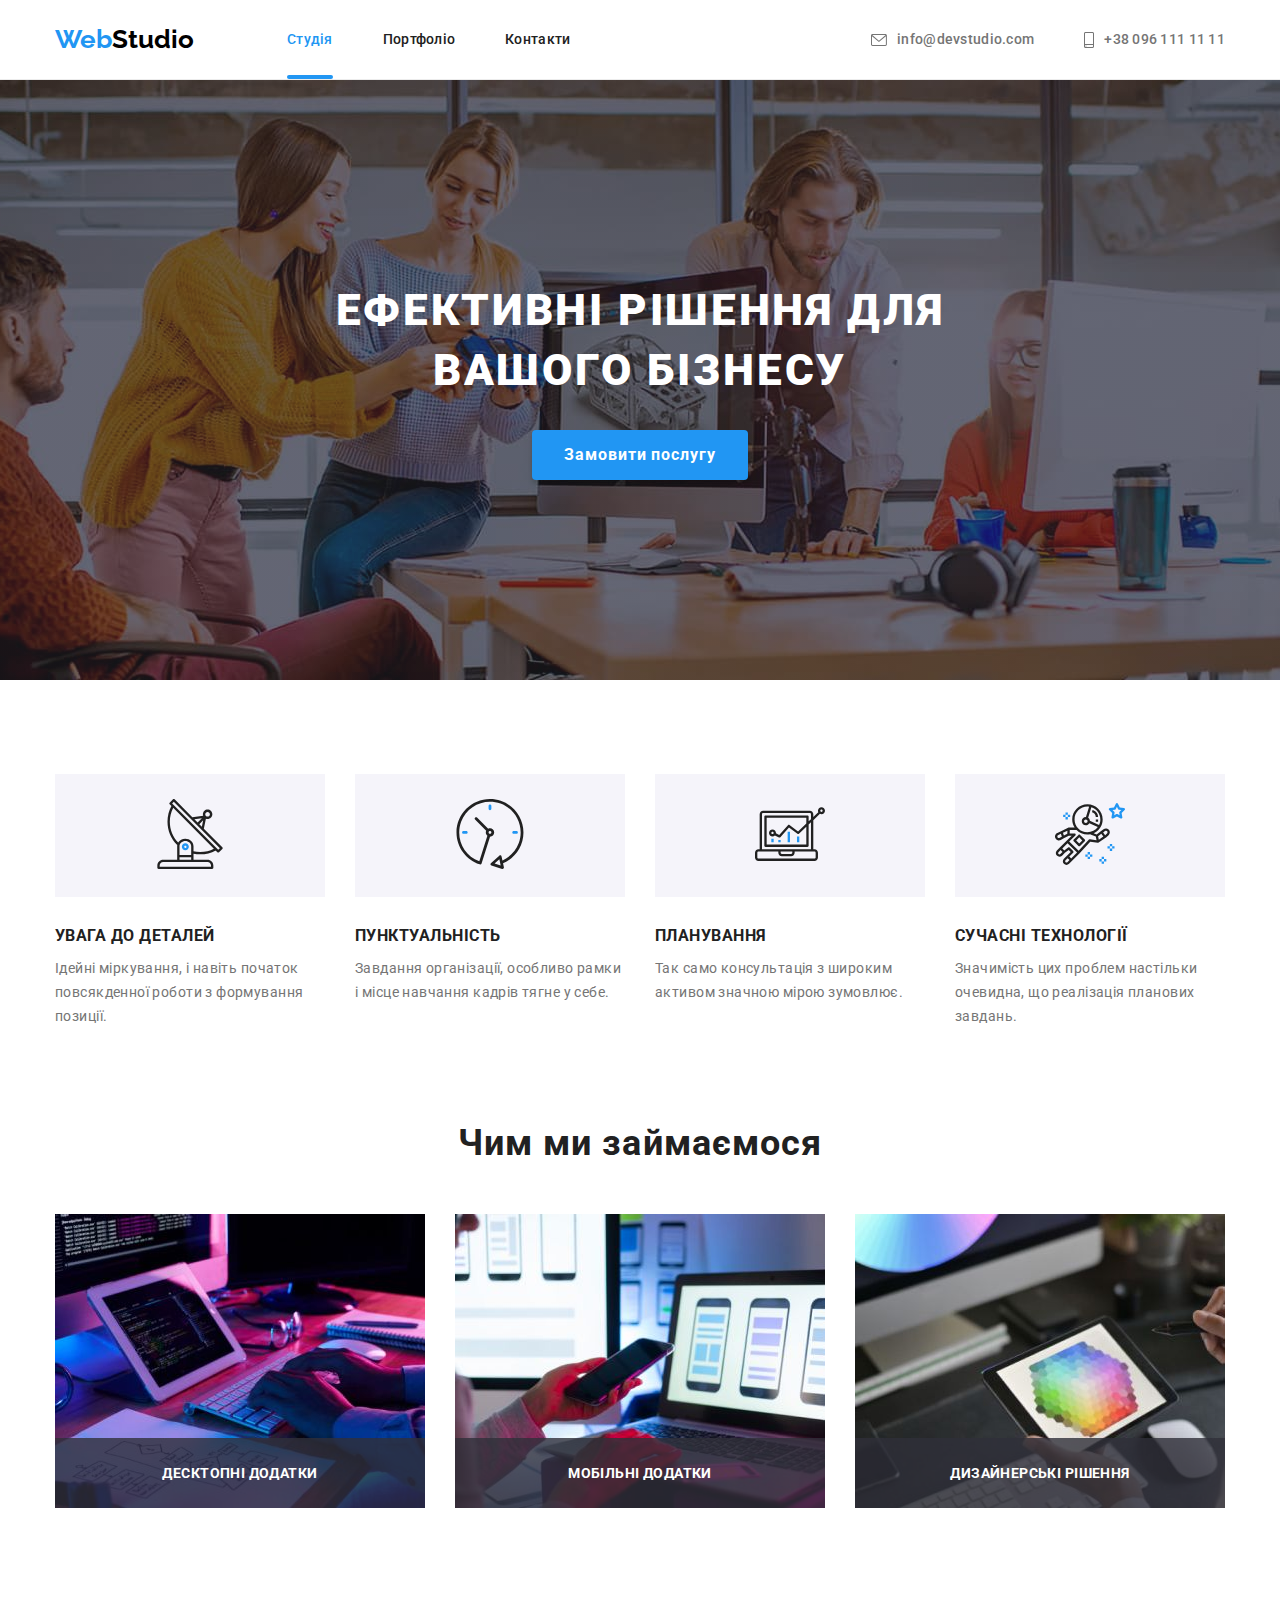
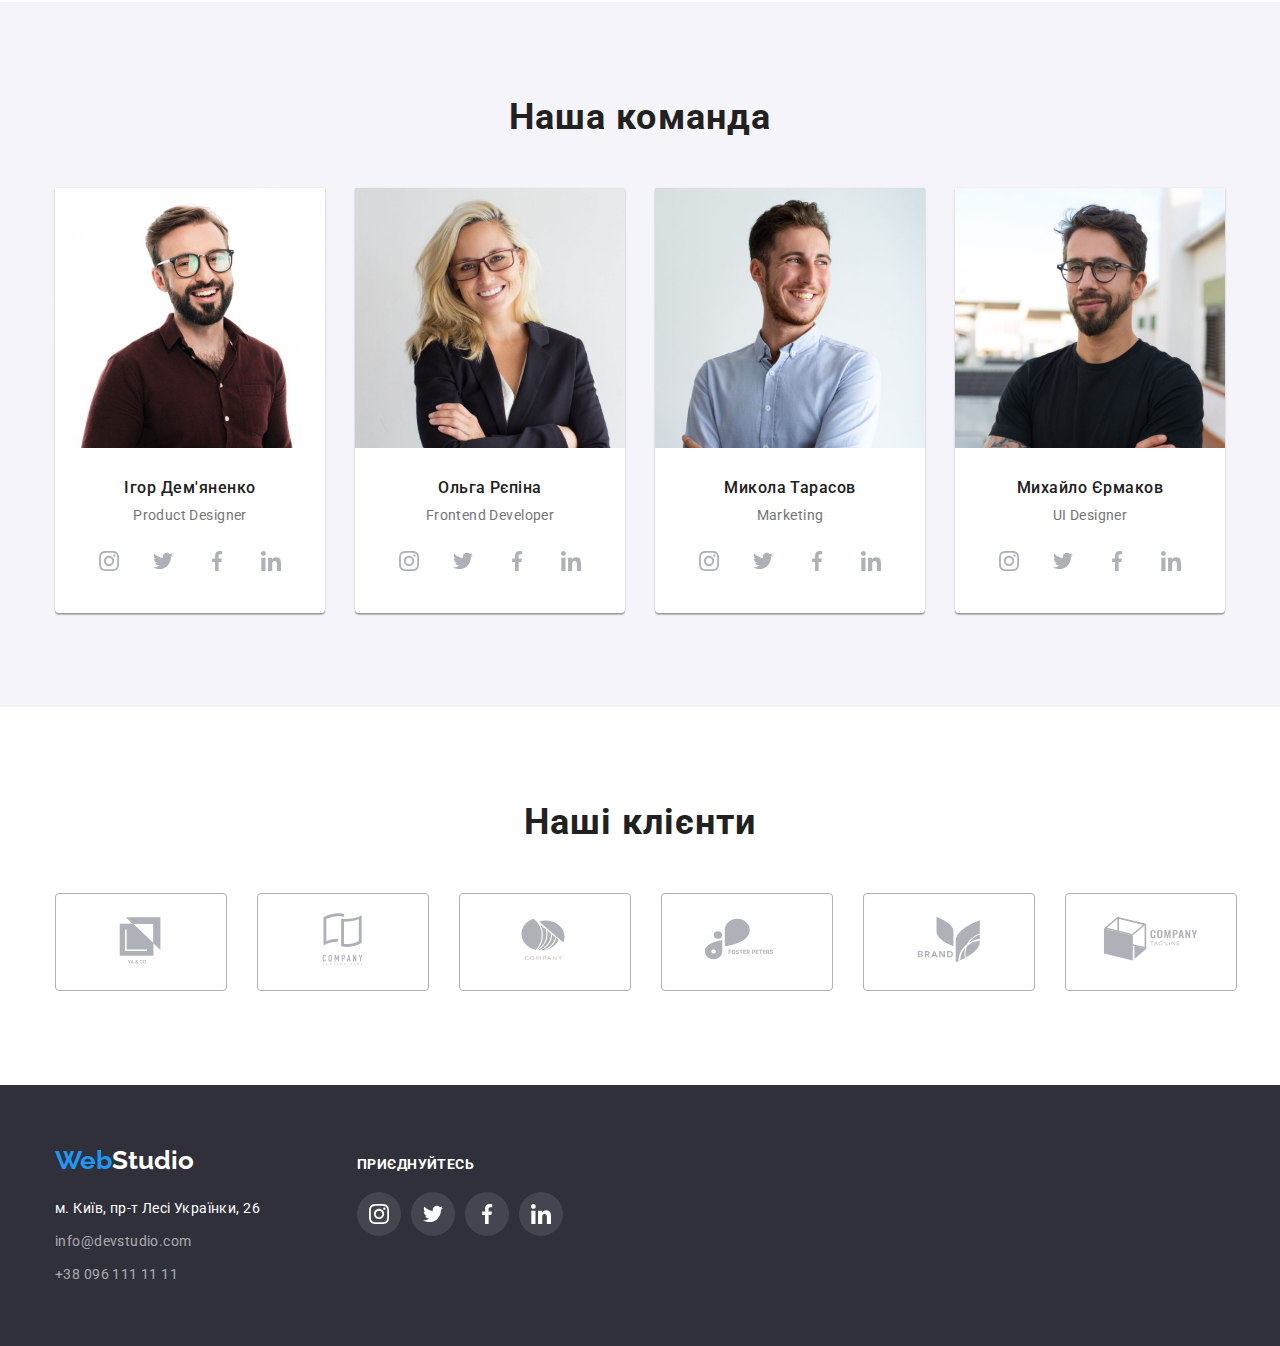
<file: index.html>
<!DOCTYPE html>
<html lang="uk">

<head>
  <meta charset="UTF-8" />
  <meta http-equiv="X-UA-Compatible" content="IE=edge" />
  <meta name="viewport" content="width=device-width, initial-scale=1.0" />
  <link rel="preconnect" href="https://fonts.googleapis.com" />
  <link rel="preconnect" href="https://fonts.gstatic.com" crossorigin />
  <link
    href="https://fonts.googleapis.com/css2?family=Montserrat:wght@400;700&family=Raleway:wght@700&family=Roboto:wght@400;500;700;900&display=swap"
    rel="stylesheet" />
  <link rel="stylesheet"
    href="https://cdnjs.cloudflare.com/ajax/libs/modern-normalize/1.1.0/modern-normalize.min.css" />
  <link rel="stylesheet" href="./css/styles.css" />
  <title>Студія</title>
</head>

<body>
  <!-- header -->
  <header class="header">
    <div class="container">
      <!--logo-->
      <a class="logo" href="./index.html" lang="en"><span class="logo-accent">Web</span>Studio</a>
      <!--nav-->
      <nav class="nav">
        <ul class="list">
          <li class="item">
            <a class="link link-current" href="./index.html">Студія</a>
          </li>
          <li class="item"><a class="link" href="./portfolio.html">Портфоліо</a></li>
          <li class="item"><a class="link" href="">Контакти</a></li>
        </ul>
      </nav>
      <!--contacts-->
      <ul class="contacts">
        <li class="item">
          <a class="link" href="mailto:info@devstudio.com" lang="en"><svg class="contacts-icon" width="16" height="12">
              <use href="./images/symbol-defs.svg#icon-envelope"></use>
            </svg>info@devstudio.com</a>
        </li>
        <li class="item">
          <a class="link" href="tel:+380961111111"><svg class="contacts-icon" width="10" height="16">
              <use href="./images/symbol-defs.svg#icon-smartphone"></use>
            </svg>+38 096 111 11 11</a>
        </li>
      </ul>
    </div>
  </header>
  <!-- main -->
  <main>
    <!--section-hero -->
    <section class="section hero">
      <div class="container">
        <h1 class="title">Ефективні рішення для вашого бізнесу</h1>
        <button data-modal-open class="button" type="button">Замовити послугу</button>
      </div>
    </section>
    <!-- section-features -->
    <section class="section features">
      <div class="container">
        <h2 class="features-title">Наші переваги</h2>
        <ul class="features-list">
          <li class="item">
            <div class="features-thumb">
              <svg class="features-icon" width="70" height="70">
                <use href="./images/symbol-defs.svg#icon-antenna"></use>
              </svg>
            </div>
            <h3 class="title">Увага до деталей</h3>
            <p class="text">
              Ідейні міркування, і навіть початок повсякденної роботи з формування позиції.
            </p>
          </li>
          <li class="item">
            <div class="features-thumb">
              <svg class="features-icon" width="70" height="70">
                <use href="./images/symbol-defs.svg#icon-clock"></use>
              </svg>
            </div>
            <h3 class="title">Пунктуальність</h3>
            <p class="text">
              Завдання організації, особливо рамки і місце навчання кадрів тягне у себе.
            </p>
          </li>
          <li class="item">
            <div class="features-thumb">
              <svg class="features-icon" width="70" height="70">
                <use href="./images/symbol-defs.svg#icon-diagram"></use>
              </svg>
            </div>
            <h3 class="title">Планування</h3>
            <p class="text">Так само консультація з широким активом значною мірою зумовлює.</p>
          </li>
          <li class="item">
            <div class="features-thumb">
              <svg class="features-icon" width="70" height="70">
                <use href="./images/symbol-defs.svg#icon-astronaut"></use>
              </svg>
            </div>
            <h3 class="title">Сучасні технології</h3>
            <p class="text">
              Значимість цих проблем настільки очевидна, що реалізація планових завдань.
            </p>
          </li>
        </ul>
      </div>
    </section>
    <!-- section-work -->
    <section class="section work">
      <div class="container">
        <h2 class="work-title">Чим ми займаємося</h2>
        <ul class="list">
          <li class="item">
            <img class="img-no-gap" src="./images/box-1.jpg" alt="Написання коду" width="370" height="294" />
            <div class="description">Десктопні додатки</div>
          </li>
          <li class="item">
            <img class="img-no-gap" src="./images/box-2.jpg" alt="Адаптація під мобільні пристрої" width="370"
              height="294" />
            <div class="description">Мобільні додатки</div>
          </li>
          <li class="item">
            <img class="img-no-gap" src="./images/box-3.jpg" alt="Розробка дизайну" width="370" height="294" />
            <div class="description">Дизайнерські рішення </div>
          </li>
        </ul>
      </div>
    </section>
    <!-- section-team -->
    <section class="section team">
      <div class="container">
        <h2 class="team-title">Наша команда</h2>
        <ul class="list">
          <li class="item">
            <img class="img-no-gap" src="./images/img-1.jpg" alt="Ігор Дем'яненко" width="270" height="260" />
            <div class="team-card">
              <h3 class="title">Ігор Дем'яненко</h3>
              <p class="text" lang="en">Product Designer</p>
              <ul class="social-list">
                <li class="social-item">
                  <a href="" class="social-link">
                    <svg class="social-icon" width="20" height="20">
                      <use href="./images/symbol-defs.svg#icon-instagram"></use>
                    </svg>
                  </a>
                </li>
                <li class="social-item">
                  <a href="" class="social-link">
                    <svg class="social-icon" width="20" height="20">
                      <use href="./images/symbol-defs.svg#icon-twitter"></use>
                    </svg>
                  </a>
                </li>
                <li class="social-item">
                  <a href="" class="social-link">
                    <svg class="social-icon" width="20" height="20">
                      <use href="./images/symbol-defs.svg#icon-facebook"></use>
                    </svg>
                  </a>
                </li>
                <li class="social-item">
                  <a href="" class="social-link">
                    <svg class="social-icon" width="20" height="20">
                      <use href="./images/symbol-defs.svg#icon-linkedin"></use>
                    </svg>
                  </a>
                </li>
              </ul>
            </div>
          </li>
          <li class="item">
            <img class="img-no-gap" src="./images/img-2.jpg" alt="Ольга Рєпіна" width="270" height="260" />
            <div class="team-card">
              <h3 class="title">Ольга Рєпіна</h3>
              <p class="text" lang="en">Frontend Developer</p>
              <ul class="social-list">
                <li class="social-item">
                  <a href="" class="social-link">
                    <svg class="social-icon" width="20" height="20">
                      <use href="./images/symbol-defs.svg#icon-instagram"></use>
                    </svg>
                  </a>
                </li>
                <li class="social-item">
                  <a href="" class="social-link">
                    <svg class="social-icon" width="20" height="20">
                      <use href="./images/symbol-defs.svg#icon-twitter"></use>
                    </svg>
                  </a>
                </li>
                <li class="social-item">
                  <a href="" class="social-link">
                    <svg class="social-icon" width="20" height="20">
                      <use href="./images/symbol-defs.svg#icon-facebook"></use>
                    </svg>
                  </a>
                </li>
                <li class="social-item">
                  <a href="" class="social-link">
                    <svg class="social-icon" width="20" height="20">
                      <use href="./images/symbol-defs.svg#icon-linkedin"></use>
                    </svg>
                  </a>
                </li>
              </ul>
            </div>
          </li>
          <li class="item">
            <img class="img-no-gap" src="./images/img-3.jpg" alt="Микола Тарасов" width="270" height="260" />
            <div class="team-card">
              <h3 class="title">Микола Тарасов</h3>
              <p class="text" lang="en">Marketing</p>
              <ul class="social-list">
                <li class="social-item">
                  <a href="" class="social-link">
                    <svg class="social-icon" width="20" height="20">
                      <use href="./images/symbol-defs.svg#icon-instagram"></use>
                    </svg>
                  </a>
                </li>
                <li class="social-item">
                  <a href="" class="social-link">
                    <svg class="social-icon" width="20" height="20">
                      <use href="./images/symbol-defs.svg#icon-twitter"></use>
                    </svg>
                  </a>
                </li>
                <li class="social-item">
                  <a href="" class="social-link">
                    <svg class="social-icon" width="20" height="20">
                      <use href="./images/symbol-defs.svg#icon-facebook"></use>
                    </svg>
                  </a>
                </li>
                <li class="social-item">
                  <a href="" class="social-link">
                    <svg class="social-icon" width="20" height="20">
                      <use href="./images/symbol-defs.svg#icon-linkedin"></use>
                    </svg>
                  </a>
                </li>
              </ul>
            </div>
          </li>
          <li class="item">
            <img class="img-no-gap" src="./images/img-4.jpg" alt="Михайло Єрмаков" width="270" height="260" />
            <div class="team-card">
              <h3 class="title">Михайло Єрмаков</h3>
              <p class="text" lang="en">UI Designer</p>
              <ul class="social-list">
                <li class="social-item">
                  <a href="" class="social-link">
                    <svg class="social-icon" width="20" height="20">
                      <use href="./images/symbol-defs.svg#icon-instagram"></use>
                    </svg>
                  </a>
                </li>
                <li class="social-item">
                  <a href="" class="social-link">
                    <svg class="social-icon" width="20" height="20">
                      <use href="./images/symbol-defs.svg#icon-twitter"></use>
                    </svg>
                  </a>
                </li>
                <li class="social-item">
                  <a href="" class="social-link">
                    <svg class="social-icon" width="20" height="20">
                      <use href="./images/symbol-defs.svg#icon-facebook"></use>
                    </svg>
                  </a>
                </li>
                <li class="social-item">
                  <a href="" class="social-link">
                    <svg class="social-icon" width="20" height="20">
                      <use href="./images/symbol-defs.svg#icon-linkedin"></use>
                    </svg>
                  </a>
                </li>
              </ul>
            </div>
          </li>
        </ul>
      </div>
    </section>
    <section class="section clients">
      <div class="container">
        <h2 class="title">Наші клієнти</h2>
        <ul class="list">
          <li class="item">
            <a href="" class="link">
              <svg class="client-logo" width="106" height="60">
                <use href="./images/symbol-defs.svg#icon-logo-1"></use>
              </svg>
            </a>
          </li>
          <li class="item">
            <a href="" class="link">
              <svg class="client-logo" width="106" height="60">
                <use href="./images/symbol-defs.svg#icon-logo-2"></use>
              </svg>
            </a>
          </li>
          <li class="item">
            <a href="" class="link">
              <svg class="client-logo" width="106" height="60">
                <use href="./images/symbol-defs.svg#icon-logo-3"></use>
              </svg>
            </a>
          </li>
          <li class="item">
            <a href="" class="link">
              <svg class="client-logo" width="106" height="60">
                <use href="./images/symbol-defs.svg#icon-logo-4"></use>
              </svg>
            </a>
          </li>
          <li class="item">
            <a href="" class="link">
              <svg class="client-logo" width="106" height="60">
                <use href="./images/symbol-defs.svg#icon-logo-5"></use>
              </svg>
            </a>
          </li>
          <li class="item">
            <a href="" class="link">
              <svg class="client-logo" width="106" height="60">
                <use href="./images/symbol-defs.svg#icon-logo-6"></use>
              </svg>
            </a>
          </li>
        </ul>
    </section>
    </div>
  </main>
  <footer class="footer">
    <div class="container footer-container">
      <div>
        <a class="logo" href="./index.html" lang="en">
          <span class="logo-accent">Web</span>Studio</a>
        <address class="address">
          <ul class="list">
            <li class="item">
              <a href="https://goo.gl/maps/Yz7MCniwzXUrZasD7" class="location" target="_blank">м. Київ, пр-т Лесі
                Українки, 26</a>
            </li>
            <li class="item">
              <a class="link" href="mailto:info@devstudio.com" lang="en">info@devstudio.com</a>
            </li>
            <li class="item">
              <a class="link" href="tel:+380961111111">+38 096 111 11 11</a>
            </li>
          </ul>
        </address>
      </div>
      <div class="follow">
        <h3 class="title">Приєднуйтесь</h3>
        <ul class="follow-list">
          <li class="follow-item">
            <a href="" class="follow-link">
              <svg class="follow-icon" width="20" height="20">
                <use href="./images/symbol-defs.svg#icon-instagram"></use>
              </svg>
            </a>
          </li>
          <li class="follow-item">
            <a href="" class="follow-link">
              <svg class="follow-icon" width="20" height="20">
                <use href="./images/symbol-defs.svg#icon-twitter"></use>
              </svg>
            </a>
          </li>
          <li class="follow-item">
            <a href="" class="follow-link">
              <svg class="follow-icon" width="20" height="20">
                <use href="./images/symbol-defs.svg#icon-facebook"></use>
              </svg>
            </a>
          </li>
          <li class="follow-item">
            <a href="" class="follow-link">
              <svg class="follow-icon" width="20" height="20">
                <use href="./images/symbol-defs.svg#icon-linkedin"></use>
              </svg>
            </a>
          </li>
        </ul>
      </div>
    </div>
  </footer>
  <!-- Modal window -->
  <div class="backdrop is-hidden" data-modal>
    <div class="modal">
      <button data-modal-close type="button" class="close-modal-button">
        <svg width="11" height="11">
          <use href="./images/symbol-defs.svg#icon-close"></use>
        </svg>
      </button>
      <h2 class="form-title">Залиште свої дані, ми вам передзвонимо</h2>
      <form class="form">
        <label for="name">Ім'я</label>
        <input type="text" name="name" id="name">

        <label for="tel">Телефон</label>
        <input type="tel" name="tel" id="tel">

        <label for="email">Пошта</label>
        <input type="email" name="email" id="email">

        <label for="comment">Коментар</label>
        <textarea name="comment" id="comment" rows="10" placeholder="Введіть текст"></textarea> 

        <input type="checkbox" name="confirm" id="confirm">
        <label for="confirm">Погоджуюся з розсилкою та приймаю <a href="" class="link">Умови договору</a></label>

        <button class="submit-btn" type="submit">Відправити</button>




      </form>
    </div>
  </div>
<script src="./js/modal.js"></script>
</body>

</html>
</file>
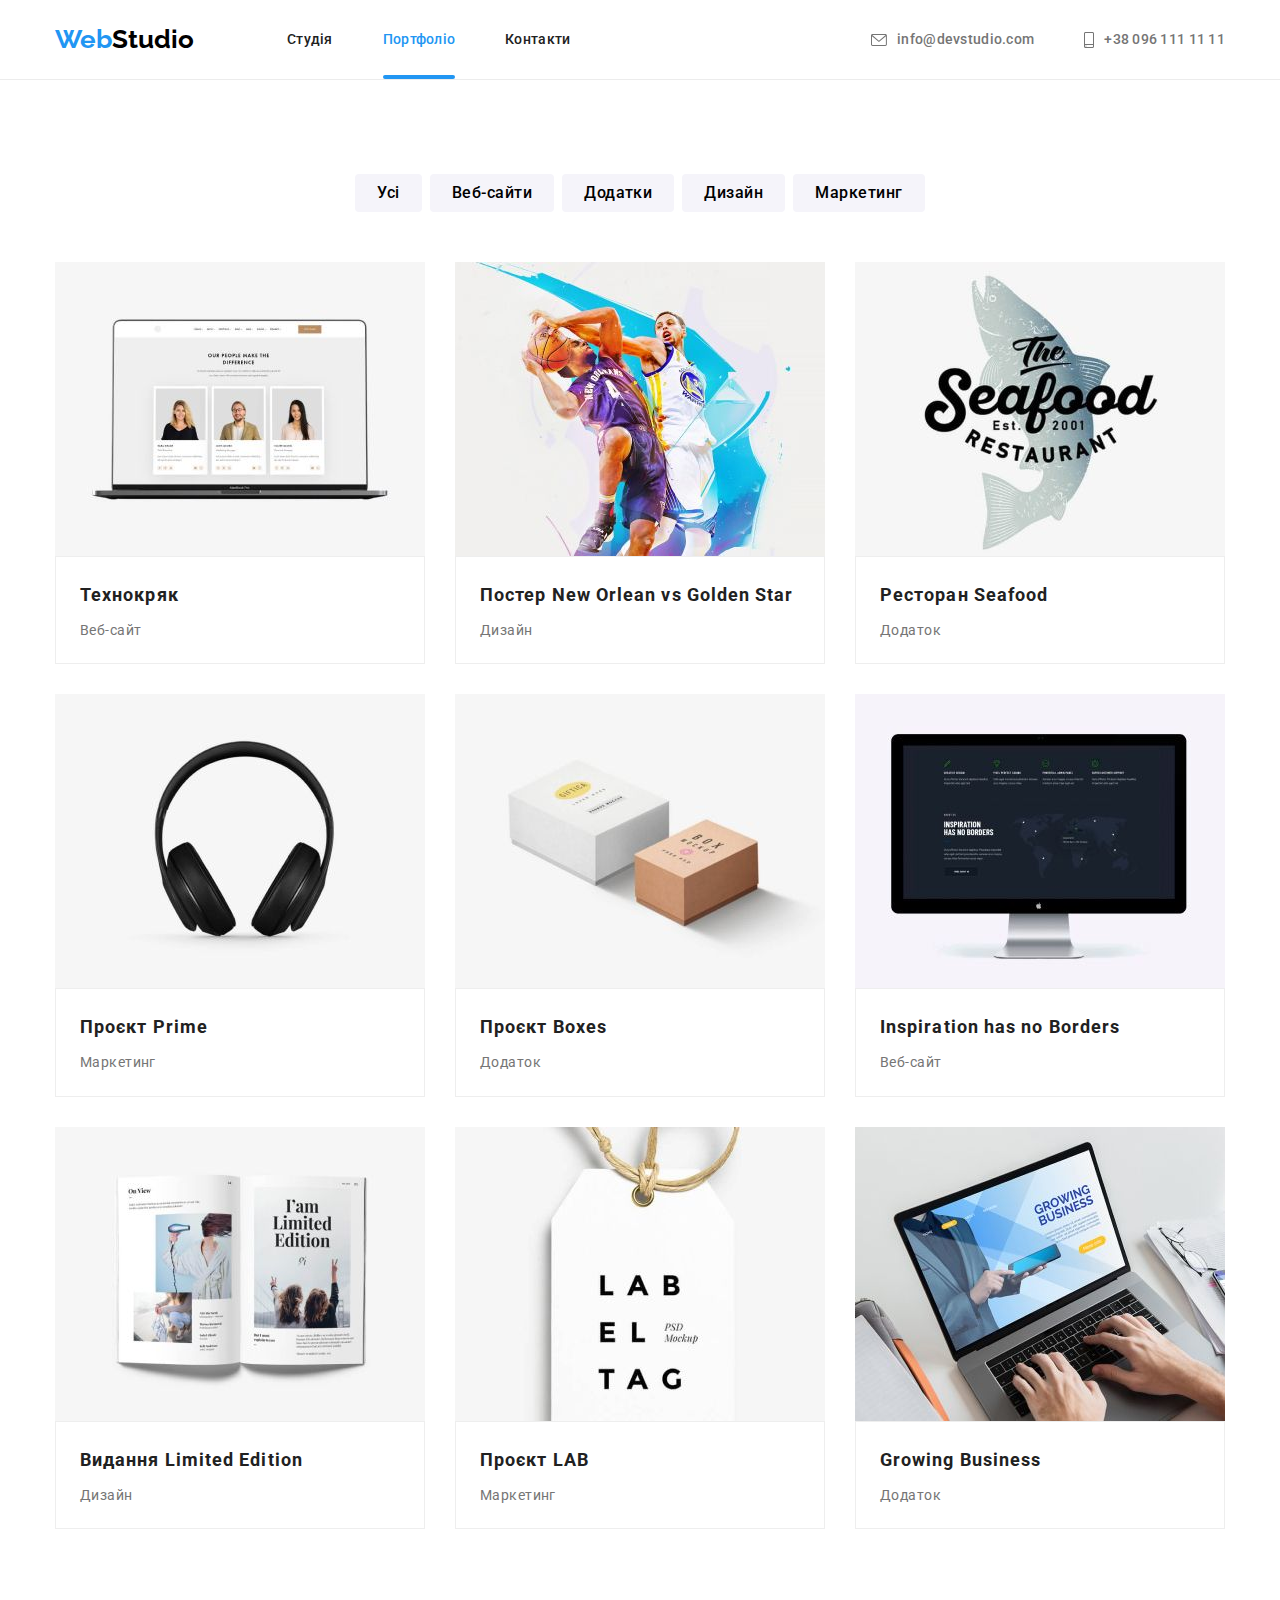
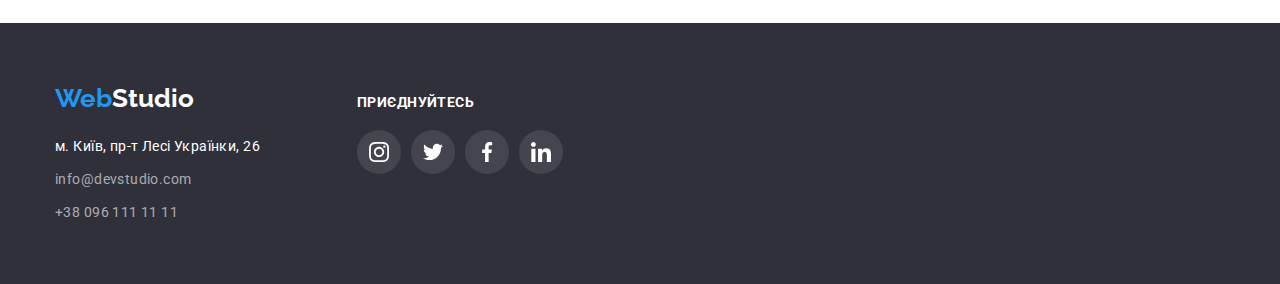
<file: portfolio.html>
<!DOCTYPE html>
<html lang="uk">

<head>
  <meta charset="UTF-8" />
  <meta http-equiv="X-UA-Compatible" content="IE=edge" />
  <meta name="viewport" content="width=device-width, initial-scale=1.0" />
  <link rel="preconnect" href="https://fonts.googleapis.com" />
  <link rel="preconnect" href="https://fonts.gstatic.com" crossorigin />
  <link
    href="https://fonts.googleapis.com/css2?family=Montserrat:wght@400;700&family=Raleway:wght@700&family=Roboto:wght@400;500;700;900&display=swap"
    rel="stylesheet" />
  <link rel="stylesheet"
    href="https://cdnjs.cloudflare.com/ajax/libs/modern-normalize/1.1.0/modern-normalize.min.css" />
  <link rel="stylesheet" href="./css/styles.css" />
  <title>Портфоліо</title>
</head>

<body>
  <header class="header">
    <div class="container">
      <!--logo-->
      <a class="logo" href="./index.html" lang="en"><span class="logo-accent">Web</span>Studio</a>
      <!--nav-->
      <nav class="nav">
        <ul class="list">
          <li class="item">
            <a class="link" href="./index.html">Студія</a>
          </li>
          <li class="item"><a class="link link-current" href="./portfolio.html">Портфоліо</a></li>
          <li class="item"><a class="link" href="">Контакти</a></li>
        </ul>
      </nav>
      <!--contacts-->
      <ul class="contacts">
        <li class="item">
          <a class="link" href="mailto:info@devstudio.com" lang="en"><svg class="contacts-icon" width="16" height="12">
              <use href="./images/symbol-defs.svg#icon-envelope"></use>
            </svg>info@devstudio.com</a>
        </li>
        <li class="item">
          <a class="link" href="tel:+380961111111"><svg class="contacts-icon" width="10" height="16">
              <use href="./images/symbol-defs.svg#icon-smartphone"></use>
            </svg>+38 096 111 11 11</a>
        </li>
      </ul>
    </div>
  </header>
  <main>
    <section class="section portfolio">
      <div class="container">
        <h1 class="portfolio-title">Портфоліо</h1>
        <ul class="filter">
          <li class="item"><button class="button" type="button">Усі</button></li>
          <li class="item">
            <button class="button" type="button">Веб-сайти</button>
          </li>
          <li class="item">
            <button class="button" type="button">Додатки</button>
          </li>
          <li class="item"><button class="button" type="button">Дизайн</button></li>
          <li class="item">
            <button class="button" type="button">Маркетинг</button>
          </li>
        </ul>
        <ul class="portfolio-list">
          <li class="item">
            <a href="">
              <div class="thumb">
                <img class="img-no-gap" src="./images/portfolio-1.jpg" alt="Технокряк" width="370" height="294" />
                <div class="overlay">
                  <p class="overlay-text">
                    Ресурс пропонує комплексні пропозиції з різним рівнем функціоналу та сервісів. Все це
                    дозволить відвідувачу отримати вичерпні відомості про компанію чи приватну особу.
                  </p>
                </div>
              </div>
              <div class="portfolio-card">
                <h2 class="title">Технокряк</h2>
                <p class="text">Веб-сайт</p>
              </div>
            </a>
          </li>
          <li class="item">
            <a href="">
              <div class="thumb">
                <img class="img-no-gap" src="./images/portfolio-2.jpg" alt="Постер New Orlean vs Golden Star"
                  width="370" height="294" />
                <div class="overlay">
                  <p class="overlay-text">
                    Ресурс пропонує комплексні пропозиції з різним рівнем функціоналу та сервісів. Все це
                    дозволить відвідувачу отримати вичерпні відомості про компанію чи приватну особу.
                  </p>
                </div>
              </div>
              <div class="portfolio-card">
                <h2 class="title">Постер <span lang="en">New Orlean vs Golden Star</span></h2>
                <p class="text">Дизайн</p>
              </div>
            </a>
          </li>
          <li class="item">
            <a href="">
              <div class="thumb">
                <img class="img-no-gap" src="./images/portfolio-3.jpg" alt="Ресторан Seafood" width="370"
                  height="294" />
                <div class="overlay">
                  <p class="overlay-text">
                    Ресурс пропонує комплексні пропозиції з різним рівнем функціоналу та сервісів. Все це
                    дозволить відвідувачу отримати вичерпні відомості про компанію чи приватну особу.
                  </p>
                </div>
              </div>
              <div class="portfolio-card">
                <h2 class="title">Ресторан <span lang="en">Seafood</span></h2>
                <p class="text">Додаток</p>
              </div>
            </a>
          </li>
          <li class="item">
            <a href="">
              <div class="thumb">
                <img class="img-no-gap" src="./images/portfolio-4.jpg" alt="Проєкт Prime" width="370" height="294" />
                <div class="overlay">
                  <p class="overlay-text">
                    Ресурс пропонує комплексні пропозиції з різним рівнем функціоналу та сервісів. Все це
                    дозволить відвідувачу отримати вичерпні відомості про компанію чи приватну особу.
                  </p>
                </div>
              </div>
              <div class="portfolio-card">
                <h2 class="title">Проєкт <span lang="en">Prime</span></h2>
                <p class="text">Маркетинг</p>
              </div>
            </a>
          </li>
          <li class="item">
            <a href="">
              <div class="thumb">
                <img class="img-no-gap" src="./images/portfolio-5.jpg" alt="Проєкт Boxes" width="370" height="294" />
                <div class="overlay">
                  <p class="overlay-text">
                    Ресурс пропонує комплексні пропозиції з різним рівнем функціоналу та сервісів. Все це
                    дозволить відвідувачу отримати вичерпні відомості про компанію чи приватну особу.
                  </p>
                </div>
              </div>
              <div class="portfolio-card">
                <h2 class="title">Проєкт <span lang="en">Boxes</span></h2>
                <p class="text">Додаток</p>
              </div>
            </a>
          </li>
          <li class="item">
            <a href="">
              <div class="thumb">
                <img class="img-no-gap" src="./images/portfolio-6.jpg" alt="Inspiration has no Borders" width="370"
                  height="294" />
                <div class="overlay">
                  <p class="overlay-text">
                    Ресурс пропонує комплексні пропозиції з різним рівнем функціоналу та сервісів. Все це
                    дозволить відвідувачу отримати вичерпні відомості про компанію чи приватну особу.
                  </p>
                </div>
              </div>
              <div class="portfolio-card">
                <h2 class="title"><span lang="en">Inspiration has no Borders</span></h2>
                <p class="text">Веб-сайт</p>
              </div>
            </a>
          </li>
          <li class="item">
            <a href="">
              <div class="thumb">
                <img class="img-no-gap" src="./images/portfolio-7.jpg" alt="Видання Limited Edition" width="370"
                  height="294" />
                <div class="overlay">
                  <p class="overlay-text">
                    Ресурс пропонує комплексні пропозиції з різним рівнем функціоналу та сервісів. Все це
                    дозволить відвідувачу отримати вичерпні відомості про компанію чи приватну особу.
                  </p>
                </div>
              </div>
              <div class="portfolio-card">
                <h2 class="title">Видання<span lang="en"> Limited Edition</span></h2>
                <p class="text">Дизайн</p>
              </div>
            </a>
          </li>
          <li class="item">
            <a href="">
              <div class="thumb">
                <img class="img-no-gap" src="./images/portfolio-8.jpg" alt="Проєкт LAB" width="370" height="294" />
                <div class="overlay">
                  <p class="overlay-text">
                    Ресурс пропонує комплексні пропозиції з різним рівнем функціоналу та сервісів. Все це
                    дозволить відвідувачу отримати вичерпні відомості про компанію чи приватну особу.
                  </p>
                </div>
              </div>
              <div class="portfolio-card">
                <h2 class="title">Проєкт <span lang="en">LAB</span></h2>
                <p class="text">Маркетинг</p>
              </div>
            </a>
          </li>
          <li class="item">
            <a href="">
              <div class="thumb">
                <img class="img-no-gap" src="./images/portfolio-9.jpg" alt="Growing Business" width="370"
                  height="294" />
                <div class="overlay">
                  <p class="overlay-text">
                    Ресурс пропонує комплексні пропозиції з різним рівнем функціоналу та сервісів. Все це
                    дозволить відвідувачу отримати вичерпні відомості про компанію чи приватну особу.
                  </p>
                </div>
              </div>
              <div class="portfolio-card">
                <h2 class="title"><span lang="en">Growing Business</span></h2>
                <p class="text">Додаток</p>
              </div>
            </a>
          </li>
        </ul>
      </div>
    </section>
  </main>
  <footer class="footer">
    <div class="container footer-container">
      <div>
        <a class="logo" href="./index.html" lang="en">
          <span class="logo-accent">Web</span>Studio</a>
        <address class="address">
          <ul class="list">
            <li class="item">
              <a href="https://goo.gl/maps/Yz7MCniwzXUrZasD7" class="location" target="_blank">м. Київ, пр-т Лесі
                Українки, 26</a>
            </li>
            <li class="item">
              <a class="link" href="mailto:info@devstudio.com" lang="en">info@devstudio.com</a>
            </li>
            <li class="item">
              <a class="link" href="tel:+380961111111">+38 096 111 11 11</a>
            </li>
          </ul>
        </address>
      </div>
      <div class="follow">
        <h3 class="title">Приєднуйтесь</h3>
        <ul class="follow-list">
          <li class="follow-item">
            <a href="" class="follow-link">
              <svg class="follow-icon" width="20" height="20">
                <use href="./images/symbol-defs.svg#icon-instagram"></use>
              </svg>
            </a>
          </li>
          <li class="follow-item">
            <a href="" class="follow-link">
              <svg class="follow-icon" width="20" height="20">
                <use href="./images/symbol-defs.svg#icon-twitter"></use>
              </svg>
            </a>
          </li>
          <li class="follow-item">
            <a href="" class="follow-link">
              <svg class="follow-icon" width="20" height="20">
                <use href="./images/symbol-defs.svg#icon-facebook"></use>
              </svg>
            </a>
          </li>
          <li class="follow-item">
            <a href="" class="follow-link">
              <svg class="follow-icon" width="20" height="20">
                <use href="./images/symbol-defs.svg#icon-linkedin"></use>
              </svg>
            </a>
          </li>
        </ul>
      </div>
    </div>
  </footer>
  </div>
</body>

</html>
</file>
<file: css/styles.css>
:root {
  /* Colors */
  --primary-background-color: #ffffff;
  --secondary-background-color: #2f303a;
  --tertiary-background-color: #f5f4fa;
  --accent-color: #2196f3;
  --primary-text-color: #212121;
  --secondary-text-color: #757575;
  --tertiary-text-color: #ffffff;
  --secondary-text-color-transparency: rgba(255, 255, 255, 0.6);
  --logo-color: #000000;
  --cards-border-color: #eeeeee;
  --header-border-bottom: #ececec;
  --active-button: #188ce8;
  --icon-border: #AFB1B8;

  /* Effects */
  --hover-focus-transition: 250ms cubic-bezier(0.4, 0, 0.2, 1);
}

/* global */
body {
  font-family: 'Roboto', 'Arial', 'Tahoma', sans-serif;
  font-size: 14px;
  font-weight: 400;
  color: var(--primary-text-color);
  background-color: var(--primary-background-color);
}

.container {
  width: 1200px;
  padding-left: 15px;
  padding-right: 15px;
  margin: 0 auto;
}

.section {
  margin-left: auto;
  margin-right: auto;
  padding-top: 94px;
  padding-bottom: 94px;
}

ul {
  list-style: none;
  padding: 0;
  margin: 0;
}

a {
  text-decoration: none;
  color: currentColor;
}

h1,
h2,
h3,
p {
  margin-top: 0px;
  margin-bottom: 0px;
}

.img-no-gap {
  display: block;
}

/* index */

/* main */

/* header */

.header {
  margin-right: auto;
  margin-left: auto;
  font-weight: 500;
  border-bottom: 1px solid var(--header-border-bottom);
}

.header .container {
  display: flex;
  align-items: center;
}

/* logo */

.logo {
  padding-top: 24px;
  padding-bottom: 24px;
  margin-right: 93px;
  text-decoration: none;
  font-family: 'Raleway', sans-serif;
  font-size: 26px;
  font-weight: 700;
  line-height: calc(31 / 26);
  color: var(--logo-color);
}

.logo-accent {
  color: var(--accent-color);
}

/* nav */

.nav .list {
  display: flex;
}

.nav .item:not(:last-child) {
  margin-right: 50px;
}

.nav .link {
  padding-top: 32px;
  padding-bottom: 32px;
  line-height: calc(16 / 14);
  letter-spacing: 0.02em;
  color: var(--primary-text-color);
  transition: color var(--hover-focus-transition)
}

.nav .link-current {
  position: relative;
  color: var(--accent-color);
}

.nav .link-current::after {
  content: '';
  position: absolute;
  bottom: 0;
  display: block;
  width: 100%;
  height: 4px;
  background-color: var(--accent-color);
  border-radius: 2px;
}

.nav .link:hover,
.nav .link:focus {
  color: var(--accent-color);
}

/* contacts */

.contacts {
  display: flex;
  margin-left: auto;
}

.contacts .item:not(:last-child) {
  margin-right: 50px;
}

.contacts-icon {
  fill: currentColor;
  margin-right: 10px;
  vertical-align: middle;
}

.contacts .link {
  padding-top: 32px;
  padding-bottom: 32px;
  line-height: calc(16 / 14);
  letter-spacing: 0.02em;
  color: var(--secondary-text-color);
  transition: color var(--hover-focus-transition);
}

.contacts .link:hover,
.contacts .link:focus {
  color: var(--accent-color);
}

/* hero */

.hero {
  padding-top: 200px;
  padding-bottom: 200px;
  margin-left: auto;
  margin-right: auto;
  height: 600px;
  background-color: var(--secondary-background-color);
  background-image: linear-gradient(to right, rgba(47, 48, 58, 0.4), rgba(47, 48, 58, 0.4)), url('../images/hero.jpg');
  background-repeat: no-repeat;
  background-position: center;
  text-align: center;
}

.hero .title {
  display: block;
  max-width: 696px;
  margin-left: auto;
  margin-right: auto;
  margin-bottom: 30px;
  font-weight: 900;
  font-size: 44px;
  line-height: calc(60 / 44);
  text-align: center;
  letter-spacing: 0.06em;
  text-transform: uppercase;
  color: var(--tertiary-text-color);
}

.hero .button {
  padding: 10px 32px;
  font-family: inherit;
  font-weight: 700;
  font-size: 16px;
  line-height: calc(30 / 16);
  letter-spacing: 0.06em;
  color: var(--tertiary-text-color);
  background-color: var(--accent-color);
  box-shadow: 0px 4px 4px rgba(0, 0, 0, 0.15);
  border: none;
  border-radius: 4px;
  cursor: pointer;
  transition: background-color var(--hover-focus-transition);
}

.hero .button:hover,
.hero .button:focus {
  background-color: var(--active-button);
}

/* features */

.features {
  padding-bottom: 0px;
}

.features-title {
  /* hidden */
  position: absolute;
  width: 1px;
  height: 1px;
  margin: -1px;
  border: 0;
  padding: 0;

  white-space: nowrap;
  clip-path: inset(100%);
  clip: rect(0 0 0 0);
  overflow: hidden;
}

.features-list {
  display: flex;
  gap: 30px;
}

.features .item {
  width: calc((100% - 90px) / 4);
}

.features-thumb {
  background-color: var(--tertiary-background-color);
  padding: 25px 100px;
  margin-bottom: 30px;
}

.features .title {
  font-weight: 700;
  line-height: calc(16 / 14);
  letter-spacing: 0.03em;
  text-transform: uppercase;
}

.features .text {
  margin-top: 10px;
  line-height: calc(24 / 14);
  letter-spacing: 0.03em;
  color: var(--secondary-text-color);
}

/* work */

.work-title {
  margin-bottom: 50px;
  font-weight: 700;
  font-size: 36px;
  line-height: calc(42 / 36);
  text-align: center;
  letter-spacing: 0.03em;
}

.work .list {
  display: flex;
  gap: 30px;
}

.work .item {
  position: relative;
  flex-basis: calc((100% - 60px) / 3);
}

.work .description {
  position: absolute;
  left: 0;
  bottom: 0;
  padding: 27px;
  height: 70px;
  width: 100%;
  text-transform:uppercase;
  font-weight: 700;
  line-height: calc(16/14);
  text-align: center;
  letter-spacing: 0.03em;
  color: var(--tertiary-text-color);
  background-color: rgba(47, 48, 58, 0.8);
}

/* team */

.team {
  background-color: var(--tertiary-background-color);
}

.team-title {
  margin-bottom: 50px;
  font-weight: 700;
  font-size: 36px;
  line-height: calc(42 / 36);
  text-align: center;
  letter-spacing: 0.03em;
}

.team .list {
  display: flex;
  gap: 30px;
}

.team .item {
  flex-basis: calc((100% - 90px) / 4);
  background-color: var(--primary-background-color);
  border-radius: 0px 0px 4px 4px;
  box-shadow: 0px 1px 3px rgba(0, 0, 0, 0.12), 0px 1px 1px rgba(0, 0, 0, 0.14),
    0px 2px 1px rgba(0, 0, 0, 0.2);
}

.team-card {
  padding: 30px 32px;
}

.team .title {
  margin-bottom: 10px;
  font-weight: 500;
  font-size: 16px;
  line-height: calc(19 / 16);
  text-align: center;
  letter-spacing: 0.03em;
}

.team .text {
  margin-bottom: 16px;
  line-height: calc(19 / 16);
  text-align: center;
  letter-spacing: 0.03em;
  color: var(--secondary-text-color);
}

.social-list {
  display: flex;
  gap: 10px;
}

.social-link {
  display: block;
  padding: 12px;
  width: 44px;
  height: 44px;
  border-radius: 50%;
  fill: var(--icon-border);
  transition: background-color var(--hover-focus-transition), fill var(--hover-focus-transition);
}

.social-link:hover,
.social-link:focus {
  fill: var(--primary-background-color);
  background-color: var(--accent-color);
}

/* clients */

.clients .title {
  margin-bottom: 50px;
  font-size: 36px;
  font-weight: 700;
  line-height: calc(42/36);
  text-align: center;
  letter-spacing: 0.03em;
}

.clients .list {
  display: flex;
  gap: 30px;
}

.clients .link {
  display: inline-block;
  padding: 16px 32px;
  color: var(--icon-border);
  border: 1px solid var(--icon-border);
  border-radius: 4px;
  transition: color var(--hover-focus-transition),
              border-color var(--hover-focus-transition);
}

.clients .link:hover,
.clients .link:focus {
  color: var(--accent-color);
  border-color: var(--accent-color);
}


.client-logo {
  fill: currentColor;
}


/* footer */

.footer {
  margin-left: auto;
  margin-right: auto;
  padding-top: 60px;
  padding-bottom: 60px;
  background-color: var(--secondary-background-color);
}

.footer-container {
  display: flex;
  align-items: baseline;
}

.footer .logo {
  display: inline-block;
  margin-top: 0px;
  margin-bottom: 20px;
  padding-top: 0px;
  padding-bottom: 0px;
  color: var(--tertiary-text-color);
}

.footer .location {
  margin-top: 0px;
  margin-bottom: 9px;
  text-decoration: none;
  font-style: normal;
  line-height: calc(24 / 14);
  letter-spacing: 0.03em;
  color: var(--tertiary-text-color);
}

.footer .item:not(:last-child) {
  margin-bottom: 9px;
}

.footer .link {
  font-style: normal;
  line-height: calc(24 / 14);
  letter-spacing: 0.03em;
  color: var(--secondary-text-color-transparency);
  transition: color var(--hover-focus-transition);
}

.footer .link:hover,
.footer .link:focus {
  color: var(--accent-color);
}

/* follow */

.follow {
  margin-left: 70px;
}

.follow .title {
  margin-bottom: 20px;
  text-transform: uppercase;
  font-weight: 700;
  font-size: 14px;
  line-height: calc(16/14);
  letter-spacing: 0.03em;
  color: var(--primary-background-color);
}

.follow-list {
  display: flex;
  gap: 10px;
}

.follow-link {
  display: block;
  padding: 12px;
  width: 44px;
  height: 44px;
  border-radius: 50%;
  fill: var(--primary-background-color);
  background: rgba(255, 255, 255, 0.1);
  transition: fill var(--hover-focus-transition),
  background-color var(--hover-focus-transition);
}

.follow-link:hover,
.follow-link:focus {
  fill: var(--primary-background-color);
  background-color: var(--accent-color);
}


/* portfolio */

.filter {
  display: flex;
  list-style: none;
  justify-content: center;
  margin-bottom: 50px;
}

.filter .button {
  background-color: var(--tertiary-background-color);
  padding: 6px 22px;
  font-family: inherit;
  font-weight: 500;
  font-size: 16px;
  line-height: calc(26 / 16);
  text-align: center;
  letter-spacing: 0.03em;
  border: none;
  border-radius: 4px;

  transition: color var(--hover-focus-transition),
  background-color var(--hover-focus-transition),
  box-shadow var(--hover-focus-transition);
}

.filter .item:not(:last-child) {
  margin-right: 8px;
}

.filter .button:hover,
.filter .button:focus {
  color: var(--tertiary-text-color);
  background-color: var(--accent-color);
  box-shadow:
    0px 3px 1px rgba(0, 0, 0, 0.1),
    0px 1px 2px rgba(0, 0, 0, 0.08),
    0px 2px 2px rgba(0, 0, 0, 0.12);
  cursor: pointer;
}

.portfolio-title {
  /* hidden */
  position: absolute;
  width: 1px;
  height: 1px;
  margin: -1px;
  border: 0;
  padding: 0;

  white-space: nowrap;
  clip-path: inset(100%);
  clip: rect(0 0 0 0);
  overflow: hidden;
}

.portfolio-list {
  display: flex;
  flex-wrap: wrap;
  gap: 30px;
}

.portfolio-list .item {
  flex-basis: calc((100% - 60px) / 3);
  transition: box-shadow var(--hover-focus-transition);
}

.portfolio-list .item:hover,
.portfolio-list .item:focus {
  box-shadow:
    0px 1px 1px rgba(0, 0, 0, 0.12),
    0px 4px 4px rgba(0, 0, 0, 0.06),
    1px 4px 6px rgba(0, 0, 0, 0.16);
}

.portfolio-card {
  padding: 20px 24px;
  border: 1px solid var(--cards-border-color);
}

.portfolio-list .thumb {
  position: relative;
  overflow: hidden;
}

.overlay {
  display: flex;
  align-items: center;
  justify-content: center;
  position: absolute;
  top: 100%;
  left: 0;
  width: 100%;
  height: 100%;
  background-color: var(--accent-color);
  opacity: 0.9;
  padding: 24px;
  color: var(--tertiary-text-color);
  font-size: 18px;
  line-height: calc(28/18);
  letter-spacing: 0.03em;
  transition: transform var(--hover-focus-transition);
}

.portfolio-list .item:hover .overlay{
  transform: translateY(-100%);
}

.portfolio .title {
  font-weight: 700;
  font-size: 18px;
  line-height: calc(36 / 18);
  letter-spacing: 0.06em;
}

.portfolio .text {
  margin-top: 4px;
  line-height: calc(30 / 16);
  letter-spacing: 0.03em;
  color: var(--secondary-text-color);
}

/* Modal Window */
.backdrop {
  position: fixed;
  top: 0;
  left: 0;
  width: 100%;
  height: 100%;
  background-color: rgba(0, 0, 0, 0.2);
  opacity: 1;
  transition: opacity var(--hover-focus-transition), visibility var(--hover-focus-transition);
}

.backdrop.is-hidden {
  opacity: 0;
  pointer-events: none;
  visibility: hidden;
}

.backdrop.is-hidden .modal {
  transform: translate(-50%, -50%) scale(1.1);
}

.modal {
  position: absolute;
  top: 50%;
  left: 50%;
  transform: translate(-50%, -50%) scale(1);
  width: 528px;
  height: 581px;
  padding: 40px;
  background-color: var(--primary-background-color);
  transition: transform var(--hover-focus-transition);
  box-shadow: 0px 1px 3px rgba(0, 0, 0, 0.12), 0px 1px 1px rgba(0, 0, 0, 0.14), 0px 2px 1px rgba(0, 0, 0, 0.2);
  border-radius: 4px;
}

.close-modal-button {
  position: absolute;
  top: 8px;
  right: 8px;
  display: flex;
  margin-left: auto;
  margin-bottom: 10px;
  width: 30px;
  height: 30px;
  border-radius: 50%;
  background-color: var(--primary-background-color);
  border: 1px solid rgba(0, 0, 0, 0.1);
  cursor: pointer;
  align-items: center;
  justify-content: center;
}

.close-modal-button:hover {
  fill: var(--accent-color);
}

/* Form */

.form-title {
  margin-bottom: 12px;

  font-weight: 700;
  font-size: 20px;
  line-height: calc(23/20);
  text-align: center;
  letter-spacing: 0.03em;
}

textarea {
  resize: none;
}

.form .link {
  text-decoration: underline;
  color: var(--accent-color);
}

.submit-btn {
  width: 200px;
  height: 50px;
  padding: 10px 52px;
  font-weight: 700;
  font-size: 16px;
  line-height: calc(30/16);
  letter-spacing: 0.06em;
  cursor: pointer;
  background-color: var(--accent-color);
  border: none;
  color: var(--tertiary-text-color);
  box-shadow: 0px 4px 4px rgba(0, 0, 0, 0.15);
  border-radius: 4px;
  transition: background-color var(--hover-focus-transition);
}

.submit-btn:hover,
.submit-btn:focus {
  background-color: var(--active-button);
}
</file>
